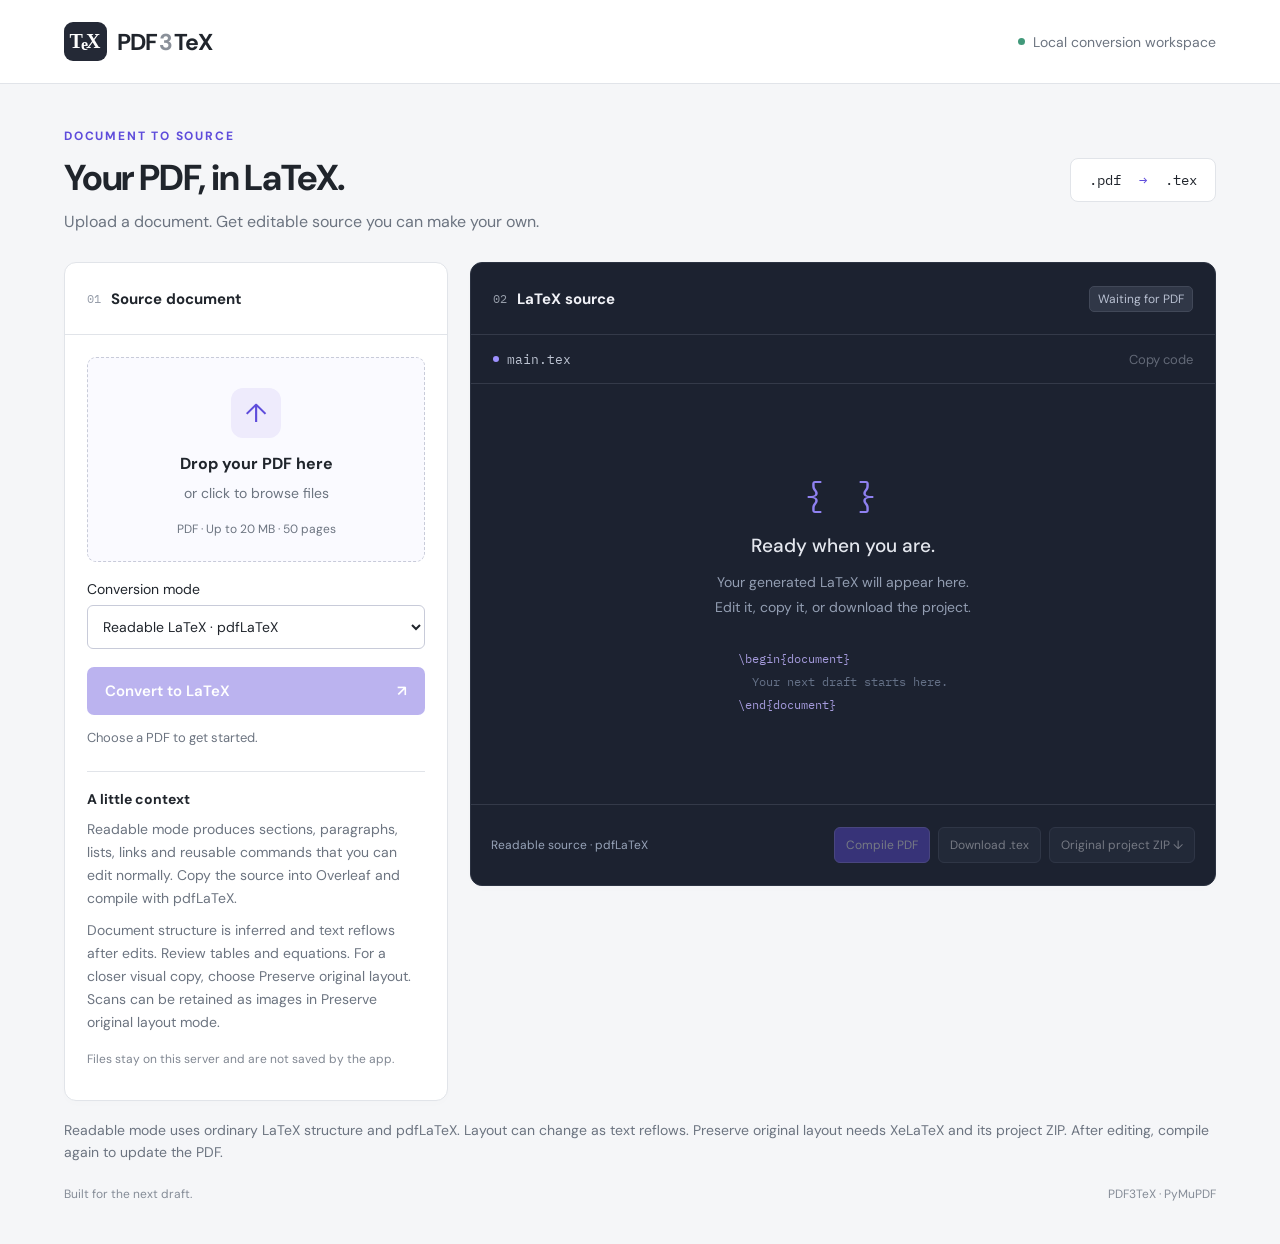
<file: static/index.html>
<!doctype html>
<html lang="en">
<head>
  <meta charset="UTF-8"><meta name="viewport" content="width=device-width, initial-scale=1">
  <meta name="description" content="Convert a PDF into editable LaTeX with local text extraction.">
  <title>PDF3TeX — PDF to LaTeX workspace</title>
  <link rel="stylesheet" href="/static/style.css">
  <script src="/static/app.js" defer></script>
</head>
<body>
  <header><a class="brand" href="/" aria-label="PDF3TeX home"><span class="brand-icon">T<span>e</span>X</span> PDF<span class="brand-light">3</span>TeX</a><span class="header-note"><i></i> Local conversion workspace</span></header>
  <main>
    <div class="page-heading"><div><p class="eyebrow">DOCUMENT TO SOURCE</p><h1>Your PDF, in LaTeX.</h1><p>Upload a document. Get editable source you can make your own.</p></div><span class="format-chip">.pdf <span>→</span> .tex</span></div>
    <div class="workspace">
      <section class="input-panel" aria-labelledby="input-heading">
        <div class="panel-title"><h2 id="input-heading"><span class="step">01</span> Source document</h2><button id="reset" class="text-button" hidden>Clear</button></div>
        <div class="input-content">
          <input type="file" id="file" accept=".pdf,application/pdf" hidden>
          <button id="dropzone" class="dropzone" type="button" aria-label="Choose a PDF or drop one here">
            <span class="upload-icon" aria-hidden="true">↑</span><strong id="file-title">Drop your PDF here</strong><span id="file-detail">or click to browse files</span><span class="file-limit">PDF · Up to 20 MB · 50 pages</span>
          </button>
          <label class="mode-label" for="conversion-mode">Conversion mode</label>
          <select id="conversion-mode"><option value="readable">Readable LaTeX · pdfLaTeX</option><option value="layout">Preserve original layout · project ZIP</option></select>
          <button id="convert" class="primary-button" disabled>Convert to LaTeX <span aria-hidden="true">↗</span></button>
          <div id="status" role="status" aria-live="polite">Choose a PDF to get started.</div>
          <div id="error" role="alert" hidden></div>
          <div id="preview-wrap" hidden><div class="preview-label">DOCUMENT PREVIEW <a id="open-pdf" target="_blank" rel="noopener">Open PDF ↗</a></div><iframe id="pdf-preview" title="Selected PDF preview"></iframe></div>
          <div class="notes"><h3>A little context</h3><p>Readable mode produces sections, paragraphs, lists, links and reusable commands that you can edit normally. Copy the source into Overleaf and compile with pdfLaTeX.</p><p>Document structure is inferred and text reflows after edits. Review tables and equations. For a closer visual copy, choose Preserve original layout. Scans can be retained as images in Preserve original layout mode.</p><p class="privacy">Files stay on this server and are not saved by the app.</p></div>
        </div>
      </section>
      <section class="output-panel" aria-labelledby="output-heading">
        <div class="panel-title"><h2 id="output-heading"><span class="step">02</span> LaTeX source</h2><span id="output-state" class="state-chip">Waiting for PDF</span></div>
        <div class="editor-toolbar"><span><i class="file-dot"></i> main.tex</span><button id="copy" class="editor-button" disabled>Copy code</button></div>
        <div id="empty-state" class="empty-state"><span class="code-symbol" aria-hidden="true">{ }</span><h3>Ready when you are.</h3><p>Your generated LaTeX will appear here.<br>Edit it, copy it, or download the project.</p><span class="empty-code">\begin{document}<br><span> &nbsp; Your next draft starts here.</span><br>\end{document}</span></div>
        <textarea id="source" aria-label="Editable LaTeX source" spellcheck="false" autocapitalize="off" hidden></textarea>
        <div class="output-footer"><span id="stats">Readable source · pdfLaTeX</span><div><button id="compile" class="secondary-button compile-button" disabled>Compile PDF</button><button id="download-tex" class="secondary-button" disabled>Download .tex</button><button id="download-zip" class="secondary-button" disabled title="Downloads the original conversion; Download .tex includes your edits">Original project ZIP ↓</button></div></div>
        <div class="compile-results" id="compile-results" hidden>
          <div class="compile-heading"><h3>Compiled PDF</h3><button id="download-pdf" class="secondary-button" disabled>Download PDF ↓</button></div>
          <p id="compile-status" role="status" aria-live="polite"></p>
          <div id="comparison-result" hidden><strong id="comparison-score"></strong><p id="comparison-metric"></p><p id="comparison-pages"></p></div>
          <iframe id="compiled-preview" title="Compiled LaTeX PDF preview" hidden></iframe>
          <details id="compiler-details" hidden><summary>Compiler log</summary><pre id="compiler-log"></pre></details>
        </div>
      </section>
    </div>
    <div id="warnings" role="status" hidden></div>
    <p class="compile-note">Readable mode uses ordinary LaTeX structure and pdfLaTeX. Layout can change as text reflows. Preserve original layout needs XeLaTeX and its project ZIP. After editing, compile again to update the PDF.</p>
    <footer><span>Built for the next draft.</span><span>PDF3TeX · PyMuPDF</span></footer>
  </main>
</body>
</html>
</file>
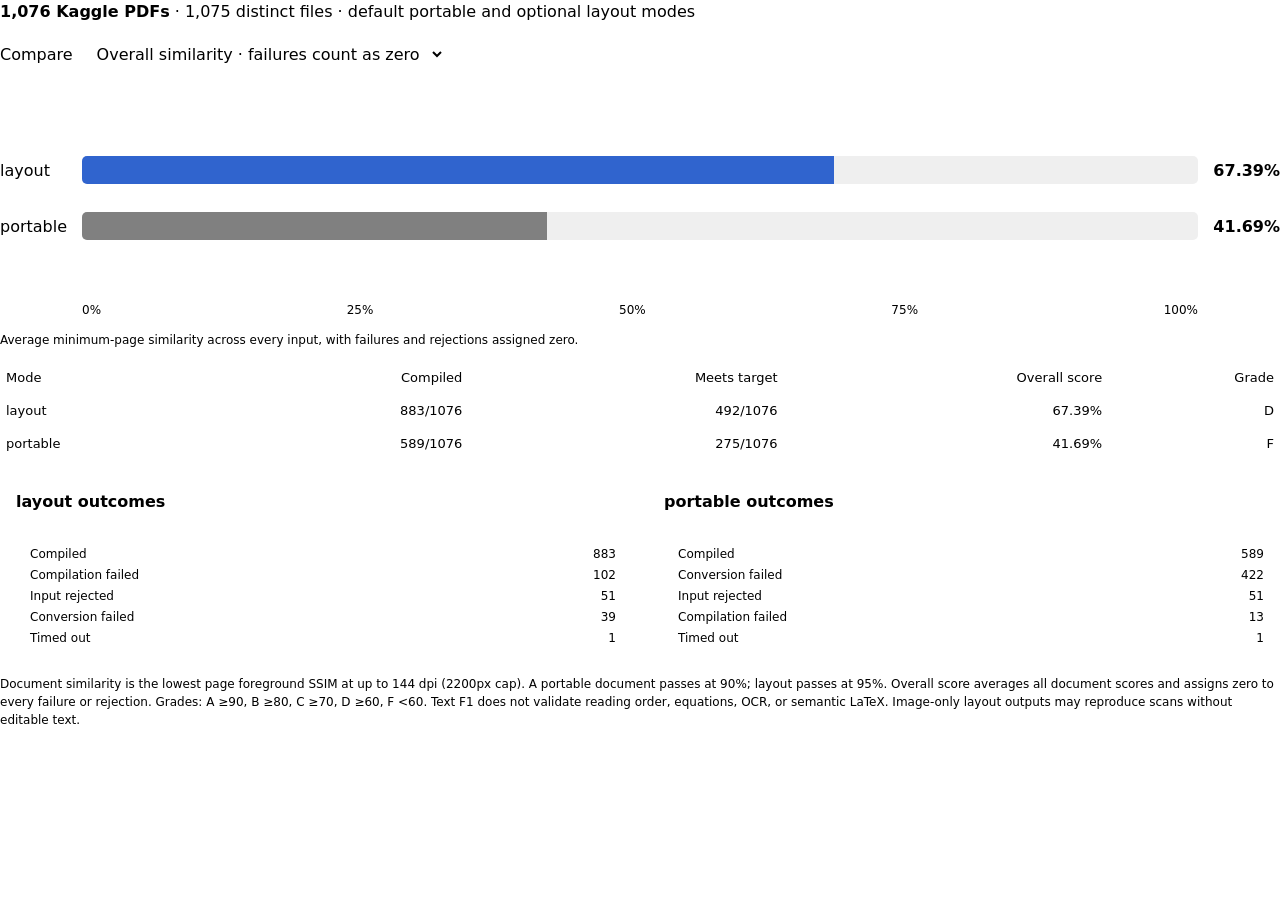
<file: reports/kaggle-milestone1/chart.html>
<!doctype html>
<html lang="en"><head><meta charset="utf-8"><meta name="viewport" content="width=device-width,initial-scale=1">
<title>PDF3TeX dataset evaluation</title>
<style>
body{margin:0;font-family:var(--font-sans,system-ui);color:var(--foreground)}
*{box-sizing:border-box}p{line-height:1.5;margin:0 0 12px}.muted{color:var(--muted-foreground)}
.controls{display:flex;gap:12px;align-items:center;flex-wrap:wrap;margin-bottom:20px}
select{font:inherit;max-width:100%;color:var(--foreground);background:var(--secondary);border:1px solid var(--border);border-radius:var(--radius,8px);padding:8px}
.chart{height:210px;display:flex;flex-direction:column;justify-content:center;gap:28px}
.row{display:grid;grid-template-columns:70px 1fr 70px;gap:12px;align-items:center}
.track{position:relative;background:var(--secondary,ButtonFace);height:28px;border-radius:5px;overflow:hidden}
.bar{height:100%;transition:width .25s;background:var(--chart-1,Highlight)}
.row:nth-child(2) .bar{background:var(--chart-2,GrayText)}
.value{font-variant-numeric:tabular-nums;text-align:right;font-weight:600}
.axis{display:flex;justify-content:space-between;margin:0 82px;color:var(--muted-foreground);font-size:12px}
table{width:100%;border-collapse:collapse;font-size:13px;margin:12px 0 16px}
th,td{text-align:right;padding:9px 6px;border-bottom:1px solid var(--border);font-variant-numeric:tabular-nums}
th:first-child,td:first-child{text-align:left}th{font-weight:500;color:var(--muted-foreground)}
.details{display:grid;grid-template-columns:repeat(2,minmax(0,1fr));gap:16px;margin-top:16px}
.detail{background:var(--card);border:1px solid var(--border);border-radius:var(--radius,10px);padding:16px}
.detail b{font-weight:600}.stack{display:flex;height:12px;border-radius:4px;overflow:hidden;margin:12px 0}
.stack span{height:100%}.legend{display:flex;align-items:center;justify-content:space-between;font-size:12px;margin-top:7px;gap:8px}
.key{width:8px;height:8px;display:inline-block;border-radius:2px;margin-right:6px}
.note{font-size:12px;margin-top:14px;color:var(--muted-foreground)}
@media(max-width:480px){.row{grid-template-columns:56px 1fr 60px;gap:8px}.axis{margin:0 68px 0 64px}.details{grid-template-columns:1fr}th,td{padding:8px 3px}table{font-size:11px}}
</style></head><body>
<p><strong>1,076 Kaggle PDFs</strong> <span class="muted">· 1,075 distinct files · default portable and optional layout modes</span></p>
<div class="controls"><label for="metric">Compare</label><select id="metric">
<option value="dataset_score">Overall similarity · failures count as zero</option>
<option value="successful_mean_lowest_page_ssim">Similarity · compiled documents only</option>
<option value="compiled_percent">Compilation success rate</option>
<option value="pass_percent">Documents meeting the mode target</option>
<option value="successful_mean_text_token_f1">Text token F1 · compiled text PDFs only</option>
</select></div>
<div class="chart" id="chart"></div><div class="axis"><span>0%</span><span>25%</span><span>50%</span><span>75%</span><span>100%</span></div>
<p class="note" id="metric-note"></p>
<table><thead><tr><th>Mode</th><th>Compiled</th><th>Meets target</th><th>Overall score</th><th>Grade</th></tr></thead><tbody id="summary"></tbody></table>
<div class="details" id="details"></div>
<p class="note">Document similarity is the lowest page foreground SSIM at up to 144 dpi (2200px cap). A portable document passes at 90%; layout passes at 95%. Overall score averages all document scores and assigns zero to every failure or rejection. Grades: A ≥90, B ≥80, C ≥70, D ≥60, F &lt;60. Text F1 does not validate reading order, equations, OCR, or semantic LaTeX. Image-only layout outputs may reproduce scans without editable text.</p>
<script>
const summary={"layout": {"documents": 1076, "target": 95, "statuses": {"success": 883, "compile_failed": 102, "input_rejected": 51, "conversion_failed": 39, "timeout": 1}, "compiled": 883, "compiled_percent": 82.063, "passed": 492, "pass_percent": 45.725, "dataset_score": 67.391, "grade": "D", "eligible_documents": 1025, "eligible_dataset_score": 70.744, "successful_mean_lowest_page_ssim": 82.121, "successful_mean_page_ssim": 86.056, "successful_mean_text_token_f1": 91.411, "image_only_successes": 94}, "portable": {"documents": 1076, "target": 90, "statuses": {"success": 589, "conversion_failed": 422, "input_rejected": 51, "compile_failed": 13, "timeout": 1}, "compiled": 589, "compiled_percent": 54.74, "passed": 275, "pass_percent": 25.558, "dataset_score": 41.688, "grade": "F", "eligible_documents": 1025, "eligible_dataset_score": 43.762, "successful_mean_lowest_page_ssim": 76.156, "successful_mean_page_ssim": 78.088, "successful_mean_text_token_f1": 92.825, "image_only_successes": 0}};
const labels={success:'Compiled',conversion_failed:'Conversion failed',compile_failed:'Compilation failed',input_rejected:'Input rejected',error:'Processing error',timeout:'Timed out',worker_failed:'Worker failed'};
const colors={success:'var(--chart-1)',conversion_failed:'var(--chart-3)',compile_failed:'var(--chart-4)',input_rejected:'var(--chart-5)',error:'var(--destructive)',timeout:'var(--chart-6)',worker_failed:'var(--destructive)'};
const notes={dataset_score:'Average minimum-page similarity across every input, with failures and rejections assigned zero.',successful_mean_lowest_page_ssim:'Average minimum-page similarity of successfully compiled documents; excludes all conversion and compilation failures.',compiled_percent:'Percentage of all inputs that produced a compiled PDF. This alone does not establish visual fidelity.',pass_percent:'Percentage of all inputs whose every page meets the existing target: 90% portable, 95% layout.',successful_mean_text_token_f1:'Average word-multiset F1 among compiled documents with an extractable original text layer. Image-only references are excluded.'};
function render(){
 const key=document.getElementById('metric').value;
 document.getElementById('chart').innerHTML=Object.entries(summary).map(([mode,s])=>{
  const value=s[key];return `<div class="row"><span>${mode}</span><div class="track"><div class="bar" style="width:${value===null?0:Math.max(0,Math.min(100,value))}%"></div></div><span class="value">${value===null?'N/A':value.toFixed(2)+'%'}</span></div>`;
 }).join('');
 document.getElementById('metric-note').textContent=notes[key];
}
document.getElementById('summary').innerHTML=Object.entries(summary).map(([mode,s])=>`<tr><td>${mode}</td><td>${s.compiled}/${s.documents}</td><td>${s.passed}/${s.documents}</td><td>${s.dataset_score.toFixed(2)}%</td><td>${s.grade}</td></tr>`).join('');
document.getElementById('details').innerHTML=Object.entries(summary).map(([mode,s])=>`<div class="detail"><b>${mode} outcomes</b><div class="stack">${Object.entries(s.statuses).map(([status,count])=>`<span style="width:${100*count/s.documents}%;background:${colors[status]}" title="${labels[status]}: ${count}"></span>`).join('')}</div>${Object.entries(s.statuses).map(([status,count])=>`<div class="legend"><span><i class="key" style="background:${colors[status]}"></i>${labels[status]}</span><span>${count}</span></div>`).join('')}</div>`).join('');
document.getElementById('metric').addEventListener('change',render);render();
</script></body></html>
</file>
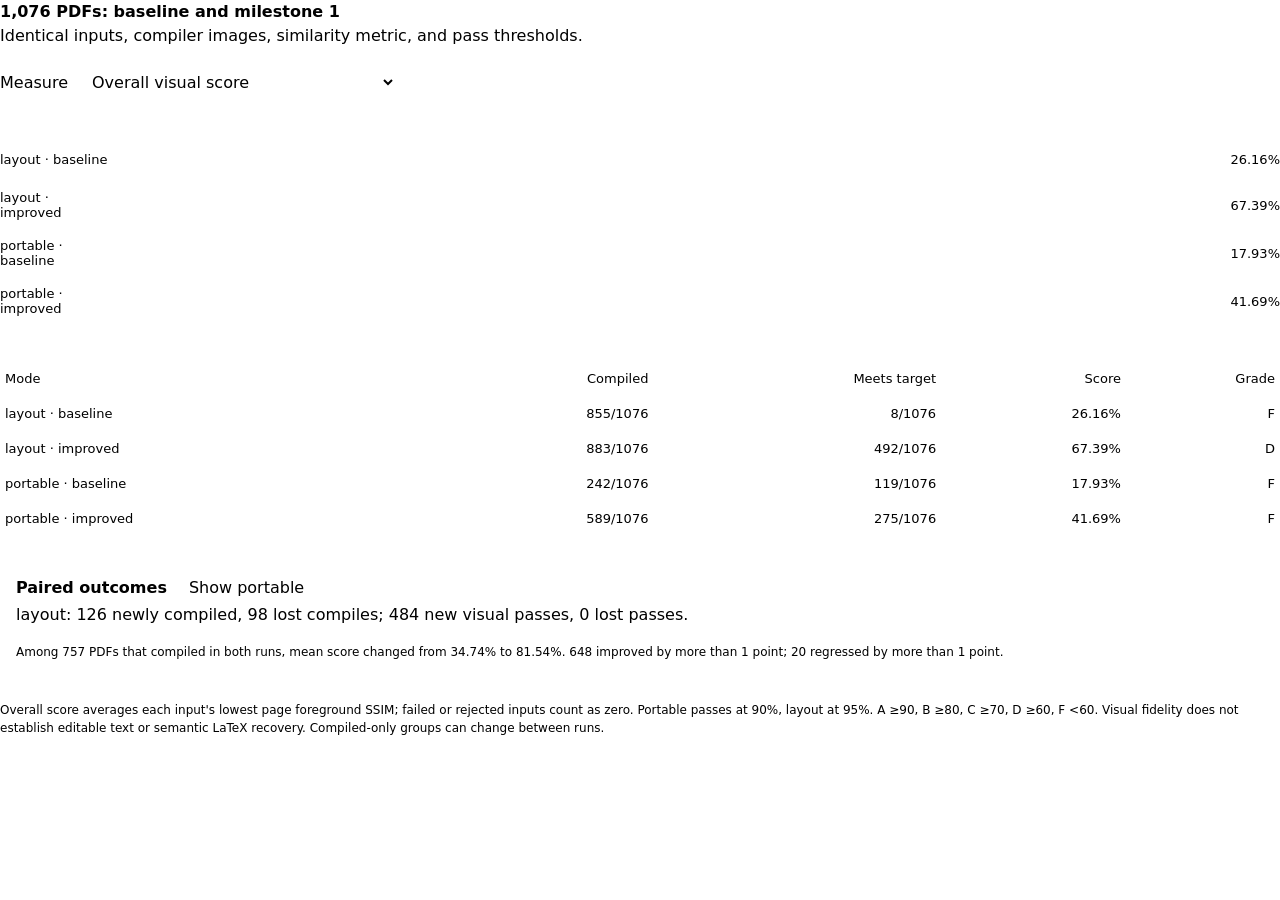
<file: reports/kaggle-milestone1/comparison.html>
<!doctype html><html lang="en"><head><meta charset="utf-8"><meta name="viewport" content="width=device-width,initial-scale=1">
<title>PDF3TeX improvement comparison</title><style>
body{margin:0;font-family:var(--font-sans,system-ui);color:var(--foreground)}*{box-sizing:border-box}
p{line-height:1.5;margin:0 0 16px}.muted,.note{color:var(--muted-foreground)}
.controls{display:flex;gap:12px;align-items:center;flex-wrap:wrap}select{color:var(--foreground);background:var(--secondary);font:inherit;border:1px solid var(--border);border-radius:var(--radius,8px);padding:8px}
.chart{height:260px;display:flex;flex-direction:column;justify-content:center;gap:18px}.row{display:grid;grid-template-columns:112px 1fr 70px;gap:10px;align-items:center;font-size:13px}
.track{height:26px;border-radius:4px;background:var(--secondary);overflow:hidden}.bar{height:100%;background:var(--chart-1);transition:width .2s}.before{background:var(--chart-2)}
.value{text-align:right;font-variant-numeric:tabular-nums}table{width:100%;border-collapse:collapse;font-size:13px}th,td{text-align:right;border-bottom:1px solid var(--border);padding:10px 5px}th:first-child,td:first-child{text-align:left}th{color:var(--muted-foreground);font-weight:500}.note{font-size:12px;margin-top:16px}
.details{margin-top:20px;background:var(--card);border:1px solid var(--border);border-radius:var(--radius,8px);padding:16px}.details p{margin-bottom:8px}button{font:inherit;border:1px solid var(--border);background:var(--secondary);color:var(--foreground);border-radius:var(--radius,8px);padding:6px 10px;cursor:pointer}
@media(max-width:480px){.row{grid-template-columns:90px 1fr 58px;gap:6px}table{font-size:11px}th,td{padding:9px 3px}}
</style></head><body><p><strong>1,076 PDFs: baseline and milestone 1</strong><br><span class="muted">Identical inputs, compiler images, similarity metric, and pass thresholds.</span></p>
<div class="controls"><label for="metric">Measure</label><select id="metric"><option value="dataset_score">Overall visual score</option><option value="compiled_percent">Compilation success rate</option><option value="pass_percent">Documents meeting target</option><option value="successful_mean_lowest_page_ssim">Visual score among compiled PDFs</option></select></div>
<div class="chart" id="chart"></div><table><thead><tr><th>Mode</th><th>Compiled</th><th>Meets target</th><th>Score</th><th>Grade</th></tr></thead><tbody id="table"></tbody></table>
<div class="details"><div class="controls"><strong>Paired outcomes</strong><button id="toggle">Show portable</button></div><p id="paired"></p><p class="note" id="regressions"></p></div>
<p class="note">Overall score averages each input's lowest page foreground SSIM; failed or rejected inputs count as zero. Portable passes at 90%, layout at 95%. A ≥90, B ≥80, C ≥70, D ≥60, F &lt;60. Visual fidelity does not establish editable text or semantic LaTeX recovery. Compiled-only groups can change between runs.</p>
<script>const data={"documents": 1076, "before_pipeline": "e6d52fafb7ad16e7fd455c0ed4945fa610a589c1e0b303d798ba74c667c02ae7", "after_pipeline": "d8f1ff4e240e8f891fee9569954edaddae01f972d7269296fb592946327266d5", "modes": {"layout": {"before": {"documents": 1076, "target": 95, "statuses": {"compile_failed": 133, "success": 855, "input_rejected": 51, "conversion_failed": 36, "timeout": 1}, "compiled": 855, "compiled_percent": 79.461, "passed": 8, "pass_percent": 0.743, "dataset_score": 26.161, "grade": "F", "eligible_documents": 1025, "eligible_dataset_score": 27.462, "successful_mean_lowest_page_ssim": 32.923, "successful_mean_page_ssim": 38.122, "successful_mean_text_token_f1": 95.662, "image_only_successes": 94}, "after": {"documents": 1076, "target": 95, "statuses": {"success": 883, "compile_failed": 102, "input_rejected": 51, "conversion_failed": 39, "timeout": 1}, "compiled": 883, "compiled_percent": 82.063, "passed": 492, "pass_percent": 45.725, "dataset_score": 67.391, "grade": "D", "eligible_documents": 1025, "eligible_dataset_score": 70.744, "successful_mean_lowest_page_ssim": 82.121, "successful_mean_page_ssim": 86.056, "successful_mean_text_token_f1": 91.411, "image_only_successes": 94}, "new_compiles": 126, "lost_compiles": 98, "new_passes": 484, "lost_passes": 0, "paired_successes": 757, "paired_mean_score_before": 34.737, "paired_mean_score_after": 81.536, "paired_improved_over_1pp": 648, "paired_regressed_over_1pp": 20, "status_transitions": {"compile_failed -> compile_failed": 26, "compile_failed -> conversion_failed": 5, "compile_failed -> success": 102, "conversion_failed -> conversion_failed": 12, "conversion_failed -> success": 24, "input_rejected -> input_rejected": 51, "success -> compile_failed": 76, "success -> conversion_failed": 22, "success -> success": 757, "timeout -> timeout": 1}}, "portable": {"before": {"documents": 1076, "target": 90, "statuses": {"conversion_failed": 776, "success": 242, "input_rejected": 51, "compile_failed": 7}, "compiled": 242, "compiled_percent": 22.491, "passed": 119, "pass_percent": 11.059, "dataset_score": 17.932, "grade": "F", "eligible_documents": 1025, "eligible_dataset_score": 18.824, "successful_mean_lowest_page_ssim": 79.732, "successful_mean_page_ssim": 81.189, "successful_mean_text_token_f1": 97.761, "image_only_successes": 0}, "after": {"documents": 1076, "target": 90, "statuses": {"success": 589, "conversion_failed": 422, "input_rejected": 51, "compile_failed": 13, "timeout": 1}, "compiled": 589, "compiled_percent": 54.74, "passed": 275, "pass_percent": 25.558, "dataset_score": 41.688, "grade": "F", "eligible_documents": 1025, "eligible_dataset_score": 43.762, "successful_mean_lowest_page_ssim": 76.156, "successful_mean_page_ssim": 78.088, "successful_mean_text_token_f1": 92.825, "image_only_successes": 0}, "new_compiles": 347, "lost_compiles": 0, "new_passes": 157, "lost_passes": 1, "paired_successes": 242, "paired_mean_score_before": 79.732, "paired_mean_score_after": 83.288, "paired_improved_over_1pp": 78, "paired_regressed_over_1pp": 16, "status_transitions": {"compile_failed -> compile_failed": 7, "conversion_failed -> compile_failed": 6, "conversion_failed -> conversion_failed": 422, "conversion_failed -> success": 347, "conversion_failed -> timeout": 1, "input_rejected -> input_rejected": 51, "success -> success": 242}}}};const modes=data.modes;let detail='layout';const byId=id=>document.getElementById(id);
function render(){let key=byId('metric').value;byId('chart').innerHTML=Object.entries(modes).flatMap(([name,m])=>['before','after'].map(phase=>{let value=m[phase][key];return `<div class="row"><span>${name} · ${phase==='before'?'baseline':'improved'}</span><div class="track"><div class="bar ${phase}" style="width:${value}%"></div></div><span class="value">${value.toFixed(2)}%</span></div>`})).join('');}
byId('table').innerHTML=Object.entries(modes).flatMap(([name,m])=>['before','after'].map(phase=>{let s=m[phase];return `<tr><td>${name} · ${phase==='before'?'baseline':'improved'}</td><td>${s.compiled}/${s.documents}</td><td>${s.passed}/${s.documents}</td><td>${s.dataset_score.toFixed(2)}%</td><td>${s.grade}</td></tr>`})).join('');
function details(){let m=modes[detail];byId('paired').textContent=`${detail}: ${m.new_compiles} newly compiled, ${m.lost_compiles} lost compiles; ${m.new_passes} new visual passes, ${m.lost_passes} lost passes.`;byId('regressions').textContent=`Among ${m.paired_successes} PDFs that compiled in both runs, mean score changed from ${m.paired_mean_score_before?.toFixed(2)}% to ${m.paired_mean_score_after?.toFixed(2)}%. ${m.paired_improved_over_1pp} improved by more than 1 point; ${m.paired_regressed_over_1pp} regressed by more than 1 point.`;byId('toggle').textContent='Show '+(detail==='layout'?'portable':'layout');}
byId('metric').onchange=render;byId('toggle').onclick=()=>{detail=detail==='layout'?'portable':'layout';details()};render();details();</script></body></html>
</file>
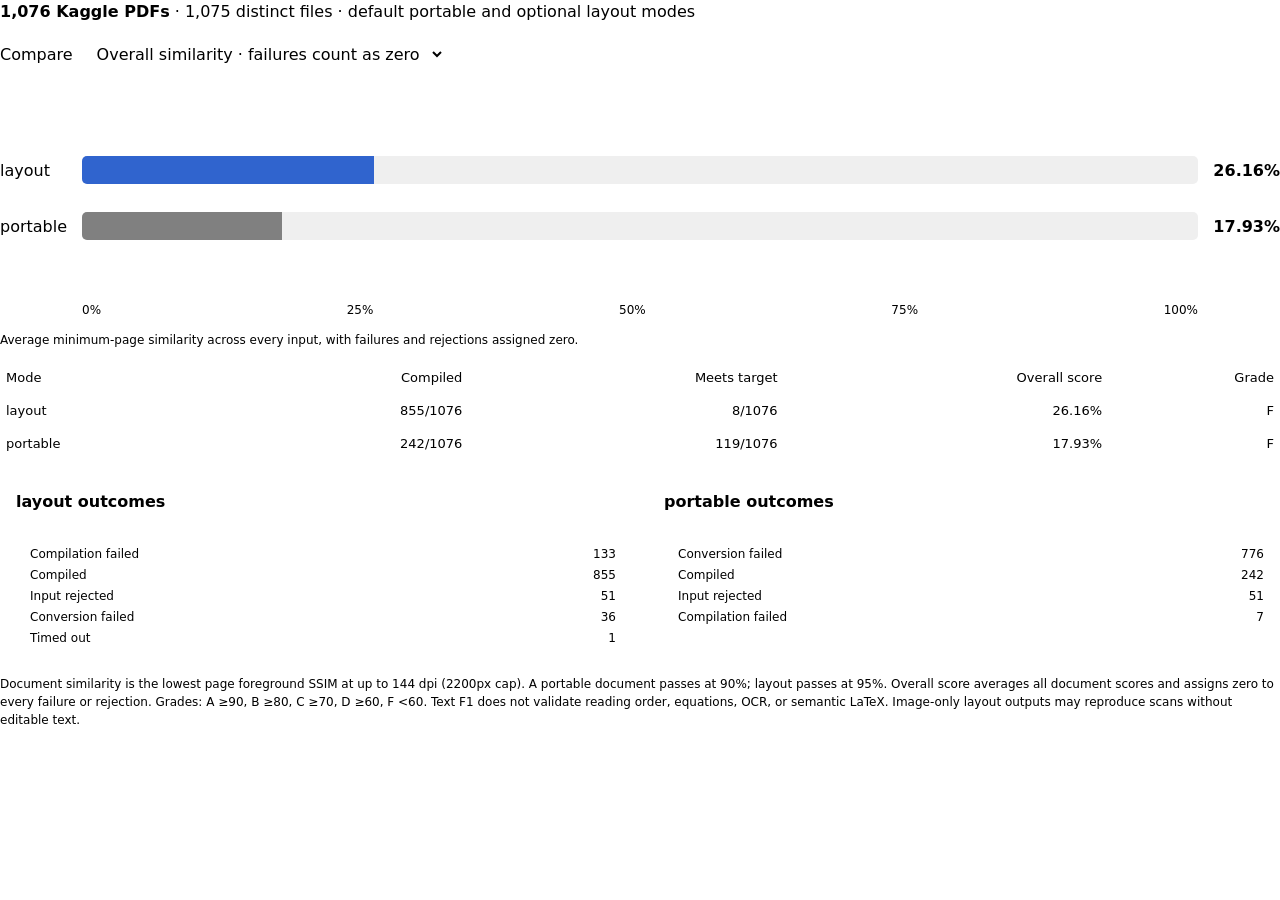
<file: reports/kaggle/chart.html>
<!doctype html>
<html lang="en"><head><meta charset="utf-8"><meta name="viewport" content="width=device-width,initial-scale=1">
<title>PDF3TeX dataset evaluation</title>
<style>
body{margin:0;font-family:var(--font-sans,system-ui);color:var(--foreground)}
*{box-sizing:border-box}p{line-height:1.5;margin:0 0 12px}.muted{color:var(--muted-foreground)}
.controls{display:flex;gap:12px;align-items:center;flex-wrap:wrap;margin-bottom:20px}
select{font:inherit;max-width:100%;color:var(--foreground);background:var(--secondary);border:1px solid var(--border);border-radius:var(--radius,8px);padding:8px}
.chart{height:210px;display:flex;flex-direction:column;justify-content:center;gap:28px}
.row{display:grid;grid-template-columns:70px 1fr 70px;gap:12px;align-items:center}
.track{position:relative;background:var(--secondary,ButtonFace);height:28px;border-radius:5px;overflow:hidden}
.bar{height:100%;transition:width .25s;background:var(--chart-1,Highlight)}
.row:nth-child(2) .bar{background:var(--chart-2,GrayText)}
.value{font-variant-numeric:tabular-nums;text-align:right;font-weight:600}
.axis{display:flex;justify-content:space-between;margin:0 82px;color:var(--muted-foreground);font-size:12px}
table{width:100%;border-collapse:collapse;font-size:13px;margin:12px 0 16px}
th,td{text-align:right;padding:9px 6px;border-bottom:1px solid var(--border);font-variant-numeric:tabular-nums}
th:first-child,td:first-child{text-align:left}th{font-weight:500;color:var(--muted-foreground)}
.details{display:grid;grid-template-columns:repeat(2,minmax(0,1fr));gap:16px;margin-top:16px}
.detail{background:var(--card);border:1px solid var(--border);border-radius:var(--radius,10px);padding:16px}
.detail b{font-weight:600}.stack{display:flex;height:12px;border-radius:4px;overflow:hidden;margin:12px 0}
.stack span{height:100%}.legend{display:flex;align-items:center;justify-content:space-between;font-size:12px;margin-top:7px;gap:8px}
.key{width:8px;height:8px;display:inline-block;border-radius:2px;margin-right:6px}
.note{font-size:12px;margin-top:14px;color:var(--muted-foreground)}
@media(max-width:480px){.row{grid-template-columns:56px 1fr 60px;gap:8px}.axis{margin:0 68px 0 64px}.details{grid-template-columns:1fr}th,td{padding:8px 3px}table{font-size:11px}}
</style></head><body>
<p><strong>1,076 Kaggle PDFs</strong> <span class="muted">· 1,075 distinct files · default portable and optional layout modes</span></p>
<div class="controls"><label for="metric">Compare</label><select id="metric">
<option value="dataset_score">Overall similarity · failures count as zero</option>
<option value="successful_mean_lowest_page_ssim">Similarity · compiled documents only</option>
<option value="compiled_percent">Compilation success rate</option>
<option value="pass_percent">Documents meeting the mode target</option>
<option value="successful_mean_text_token_f1">Text token F1 · compiled text PDFs only</option>
</select></div>
<div class="chart" id="chart"></div><div class="axis"><span>0%</span><span>25%</span><span>50%</span><span>75%</span><span>100%</span></div>
<p class="note" id="metric-note"></p>
<table><thead><tr><th>Mode</th><th>Compiled</th><th>Meets target</th><th>Overall score</th><th>Grade</th></tr></thead><tbody id="summary"></tbody></table>
<div class="details" id="details"></div>
<p class="note">Document similarity is the lowest page foreground SSIM at up to 144 dpi (2200px cap). A portable document passes at 90%; layout passes at 95%. Overall score averages all document scores and assigns zero to every failure or rejection. Grades: A ≥90, B ≥80, C ≥70, D ≥60, F &lt;60. Text F1 does not validate reading order, equations, OCR, or semantic LaTeX. Image-only layout outputs may reproduce scans without editable text.</p>
<script>
const summary={"layout": {"documents": 1076, "target": 95, "statuses": {"compile_failed": 133, "success": 855, "input_rejected": 51, "conversion_failed": 36, "timeout": 1}, "compiled": 855, "compiled_percent": 79.461, "passed": 8, "pass_percent": 0.743, "dataset_score": 26.161, "grade": "F", "eligible_documents": 1025, "eligible_dataset_score": 27.462, "successful_mean_lowest_page_ssim": 32.923, "successful_mean_page_ssim": 38.122, "successful_mean_text_token_f1": 95.662, "image_only_successes": 94}, "portable": {"documents": 1076, "target": 90, "statuses": {"conversion_failed": 776, "success": 242, "input_rejected": 51, "compile_failed": 7}, "compiled": 242, "compiled_percent": 22.491, "passed": 119, "pass_percent": 11.059, "dataset_score": 17.932, "grade": "F", "eligible_documents": 1025, "eligible_dataset_score": 18.824, "successful_mean_lowest_page_ssim": 79.732, "successful_mean_page_ssim": 81.189, "successful_mean_text_token_f1": 97.761, "image_only_successes": 0}};
const labels={success:'Compiled',conversion_failed:'Conversion failed',compile_failed:'Compilation failed',input_rejected:'Input rejected',error:'Processing error',timeout:'Timed out',worker_failed:'Worker failed'};
const colors={success:'var(--chart-1)',conversion_failed:'var(--chart-3)',compile_failed:'var(--chart-4)',input_rejected:'var(--chart-5)',error:'var(--destructive)',timeout:'var(--chart-6)',worker_failed:'var(--destructive)'};
const notes={dataset_score:'Average minimum-page similarity across every input, with failures and rejections assigned zero.',successful_mean_lowest_page_ssim:'Average minimum-page similarity of successfully compiled documents; excludes all conversion and compilation failures.',compiled_percent:'Percentage of all inputs that produced a compiled PDF. This alone does not establish visual fidelity.',pass_percent:'Percentage of all inputs whose every page meets the existing target: 90% portable, 95% layout.',successful_mean_text_token_f1:'Average word-multiset F1 among compiled documents with an extractable original text layer. Image-only references are excluded.'};
function render(){
 const key=document.getElementById('metric').value;
 document.getElementById('chart').innerHTML=Object.entries(summary).map(([mode,s])=>{
  const value=s[key];return `<div class="row"><span>${mode}</span><div class="track"><div class="bar" style="width:${value===null?0:Math.max(0,Math.min(100,value))}%"></div></div><span class="value">${value===null?'N/A':value.toFixed(2)+'%'}</span></div>`;
 }).join('');
 document.getElementById('metric-note').textContent=notes[key];
}
document.getElementById('summary').innerHTML=Object.entries(summary).map(([mode,s])=>`<tr><td>${mode}</td><td>${s.compiled}/${s.documents}</td><td>${s.passed}/${s.documents}</td><td>${s.dataset_score.toFixed(2)}%</td><td>${s.grade}</td></tr>`).join('');
document.getElementById('details').innerHTML=Object.entries(summary).map(([mode,s])=>`<div class="detail"><b>${mode} outcomes</b><div class="stack">${Object.entries(s.statuses).map(([status,count])=>`<span style="width:${100*count/s.documents}%;background:${colors[status]}" title="${labels[status]}: ${count}"></span>`).join('')}</div>${Object.entries(s.statuses).map(([status,count])=>`<div class="legend"><span><i class="key" style="background:${colors[status]}"></i>${labels[status]}</span><span>${count}</span></div>`).join('')}</div>`).join('');
document.getElementById('metric').addEventListener('change',render);render();
</script></body></html>
</file>
<file: static/style.css>
@import url('https://fonts.googleapis.com/css2?family=DM+Sans:wght@400;500;600;700&family=IBM+Plex+Mono:wght@400;500&display=swap');
.compile-note{color:#6c7480;font-size:14px;line-height:1.6;margin:18px 0 0}
.mode-label{display:block;font-size:14px;margin:18px 0 7px}#conversion-mode{width:100%;font:inherit;font-size:14px;padding:11px;border:1px solid #c8cbd9;border-radius:6px;background:#fff;color:#20252c}#comparison-result{border:1px solid #516171;padding:15px;border-radius:7px;margin:15px 0;background:#263044}#comparison-result strong{font-size:20px;color:#e4e7ee}#comparison-result p{margin:7px 0;font-size:12px}#comparison-result.match{border-color:#3c8b70;background:#203e37}#comparison-result.match strong{color:#abebd1}
.compile-results{padding:20px;border-top:1px solid #343a49}.compile-heading{display:flex;align-items:center;justify-content:space-between;gap:12px}.compile-heading h3{font-size:16px;margin:0}.compile-button{background:#5e4cdb!important;border-color:#8778ed!important}.compile-results p{color:#b4bfd1;font-size:14px;line-height:1.6}.compile-results iframe{height:560px;background:#fff;border-color:#424b60}.compile-results details{margin-top:16px;color:#c2cbdc;font-size:14px}.compile-results summary{cursor:pointer;padding:6px 0}.compile-results pre{background:#151a24;border:1px solid #343a49;padding:14px;font-size:12px;line-height:1.7;white-space:pre-wrap;overflow-wrap:anywhere;max-height:300px;overflow:auto}.compile-results .compile-failed{color:#ffb4a2}@media(max-width:480px){.compile-results{padding:16px}.compile-results iframe{height:400px}}
:root{font-family:'DM Sans',sans-serif;color:#20252c;background:#f5f6f8;font-synthesis:none;font-size:16px;--accent:#5e4cdb;--muted:#6c7480;--border:#e1e4e9}*{box-sizing:border-box}body{margin:0}button,a,input,textarea{-webkit-tap-highlight-color:transparent}button{font:inherit;cursor:pointer}button:disabled{cursor:not-allowed;opacity:.42}button:focus-visible,a:focus-visible{outline:3px solid #a59afa;outline-offset:4px}button[hidden],[hidden]{display:none!important}header{height:84px;background:white;border-bottom:1px solid var(--border);padding:0 5%;display:flex;align-items:center;justify-content:space-between}.brand{display:flex;gap:10px;align-items:center;text-decoration:none;color:inherit;font-size:23px;font-weight:700;letter-spacing:-1px}.brand-icon{display:inline-flex;align-items:center;justify-content:center;background:#242936;color:#fff;width:43px;height:39px;border-radius:9px;font-family:Georgia,serif;font-size:20px;letter-spacing:-2px;padding-right:3px}.brand-icon span{transform:translateY(3px);font-size:16px}.brand-light{color:#8a9099;margin:0 -8px}.header-note{font-size:14px;color:var(--muted);display:flex;align-items:center;gap:8px}.header-note i{width:7px;height:7px;background:#41997a;border-radius:50%}main{max-width:1500px;margin:auto;padding:44px 5% 20px}.page-heading{display:flex;align-items:center;justify-content:space-between;margin-bottom:30px}.eyebrow{font-size:12px!important;letter-spacing:1.8px;font-weight:700;color:var(--accent)!important;margin:0 0 12px!important}h1{font-size:36px;line-height:1.2;letter-spacing:-1.2px;margin:0 0 12px}.page-heading p{color:var(--muted);margin:0;font-size:16px}.format-chip{font-family:'IBM Plex Mono',monospace;border:1px solid var(--border);padding:12px 18px;border-radius:8px;background:#fff;font-size:14px}.format-chip span{color:var(--accent);padding:0 10px}.workspace{display:grid;grid-template-columns:minmax(300px, .85fr) minmax(400px,1.65fr);gap:22px;align-items:start}.input-panel,.output-panel{border:1px solid var(--border);border-radius:12px;overflow:hidden;background:white;box-shadow:0 3px 8px #18213903}.panel-title{display:flex;align-items:center;justify-content:space-between;padding:19px 22px;border-bottom:1px solid var(--border);min-height:72px}h2{font-size:15px;display:flex;align-items:center;gap:10px;margin:0}.step{font-family:'IBM Plex Mono',monospace;color:#979eaa;font-weight:400;font-size:12px}.text-button{border:0;background:transparent;color:var(--accent);font-size:14px;padding:5px}.input-content{padding:22px}.dropzone{padding:30px 14px 24px;width:100%;border:1.5px dashed #c8cbd9;border-radius:9px;background:#fafaff;display:flex;align-items:center;flex-direction:column;gap:10px;transition:.2s;color:inherit}.dropzone:hover,.dropzone.dragging{border-color:var(--accent);background:#f0edff}.upload-icon{font-size:26px;background:#eeebfc;color:var(--accent);width:50px;height:50px;border-radius:12px;display:grid;place-items:center;margin-bottom:5px}.dropzone strong{font-size:16px;max-width:100%;overflow-wrap:anywhere}.dropzone>span:not(.upload-icon){color:var(--muted);font-size:14px}.file-limit{font-size:12px!important;margin-top:9px}.primary-button{width:100%;background:var(--accent);color:white;border:0;border-radius:7px;display:flex;justify-content:space-between;padding:14px 18px;font-weight:600;font-size:15px;margin-top:18px}.primary-button:hover:enabled{background:#4c3aba}#status{font-size:13px;color:var(--muted);line-height:1.6;margin:13px 0 0;min-height:21px}#error,#warnings{font-size:14px;line-height:1.6;border-radius:6px;padding:12px;background:#fff0eb;color:#9d3928;margin-top:15px;overflow-wrap:anywhere}.notes{border-top:1px solid var(--border);margin-top:22px;padding-top:18px}.notes h3{font-size:14px;margin:0 0 10px}.notes p{font-size:14px;line-height:1.65;color:var(--muted);margin:8px 0}.notes .privacy{font-size:12px;color:#808792;margin-top:16px}.preview-label{display:flex;justify-content:space-between;gap:8px;font-size:11px;color:var(--muted);letter-spacing:1px;margin:22px 0 10px}.preview-label a{color:var(--accent);letter-spacing:0;font-size:12px}iframe{width:100%;height:300px;border:1px solid var(--border);border-radius:6px}.output-panel{background:#1c2230;color:#e4e7ee;border-color:#2c3342}.output-panel .panel-title{border-color:#343a49}.output-panel h2{color:#f0f1f6}.state-chip{font-size:12px;background:#303747;border:1px solid #414858;padding:4px 8px;border-radius:5px;color:#b9c1d2}.state-chip.ready{background:#203e37;color:#9ad6bc;border-color:#35574c}.editor-toolbar{height:49px;border-bottom:1px solid #343a49;display:flex;justify-content:space-between;align-items:center;padding:0 22px;font-size:13px;color:#bdc4d2;font-family:'IBM Plex Mono',monospace}.editor-toolbar>span{display:flex;align-items:center;gap:8px}.file-dot{width:6px;height:6px;background:#9e91ff;border-radius:50%}.editor-button{background:transparent;color:#c4cbd9;border:0;padding:7px 0;font-family:'DM Sans',sans-serif;font-size:13px}.empty-state{min-height:420px;display:flex;flex-direction:column;align-items:center;justify-content:center;text-align:center;padding:40px 20px}.code-symbol{font-family:'IBM Plex Mono',monospace;color:#8f81f1;font-size:35px;letter-spacing:5px;margin-bottom:15px}.empty-state h3{font-size:19px;font-weight:500;margin:0}.empty-state p{font-size:14px;line-height:1.8;color:#939eb2;margin:12px 0 28px}.empty-code{font-family:'IBM Plex Mono',monospace;color:#a59bdc;font-size:12px;line-height:1.9;text-align:left}.empty-code span{color:#657187}textarea{display:block;width:100%;height:480px;resize:vertical;background:#1c2230;border:0;color:#d6dce8;font-family:'IBM Plex Mono',monospace;font-size:14px;line-height:1.8;padding:22px;tab-size:2;outline-offset:-3px;white-space:pre;overflow:auto}.output-footer{min-height:81px;padding:16px 20px;border-top:1px solid #343a49;display:flex;flex-wrap:wrap;align-items:center;justify-content:space-between;gap:15px}#stats{font-size:12px;color:#97a3b8}.output-footer>div{display:flex;gap:8px;flex-wrap:wrap}.secondary-button{border:1px solid #4a5265;border-radius:6px;background:#2c3445;color:#f0f1f6;padding:9px 11px;font-size:12px}.secondary-button:hover:enabled{background:#404963}footer{display:flex;justify-content:space-between;gap:20px;color:#858c97;font-size:12px;padding:22px 0}#warnings{background:#fff8df;color:#775819}@media(min-width:1500px){main{padding-top:60px}}@media(max-width:900px){main{padding:30px 4%}.workspace{grid-template-columns:1fr}.input-content{display:block}.empty-state{min-height:300px}.header-note{font-size:12px}header{padding:0 4%}.page-heading{align-items:start}.format-chip{font-size:12px;padding:10px}h1{font-size:30px}}@media(max-width:480px){.header-note{display:none}.format-chip{display:none}.page-heading p{line-height:1.6}.panel-title{padding:17px}.input-content{padding:17px}footer{flex-direction:column;gap:7px}textarea{font-size:13px}.output-footer{padding:16px}.state-chip{font-size:11px}}@media(prefers-reduced-motion:reduce){*{transition:none!important}}
</file>
